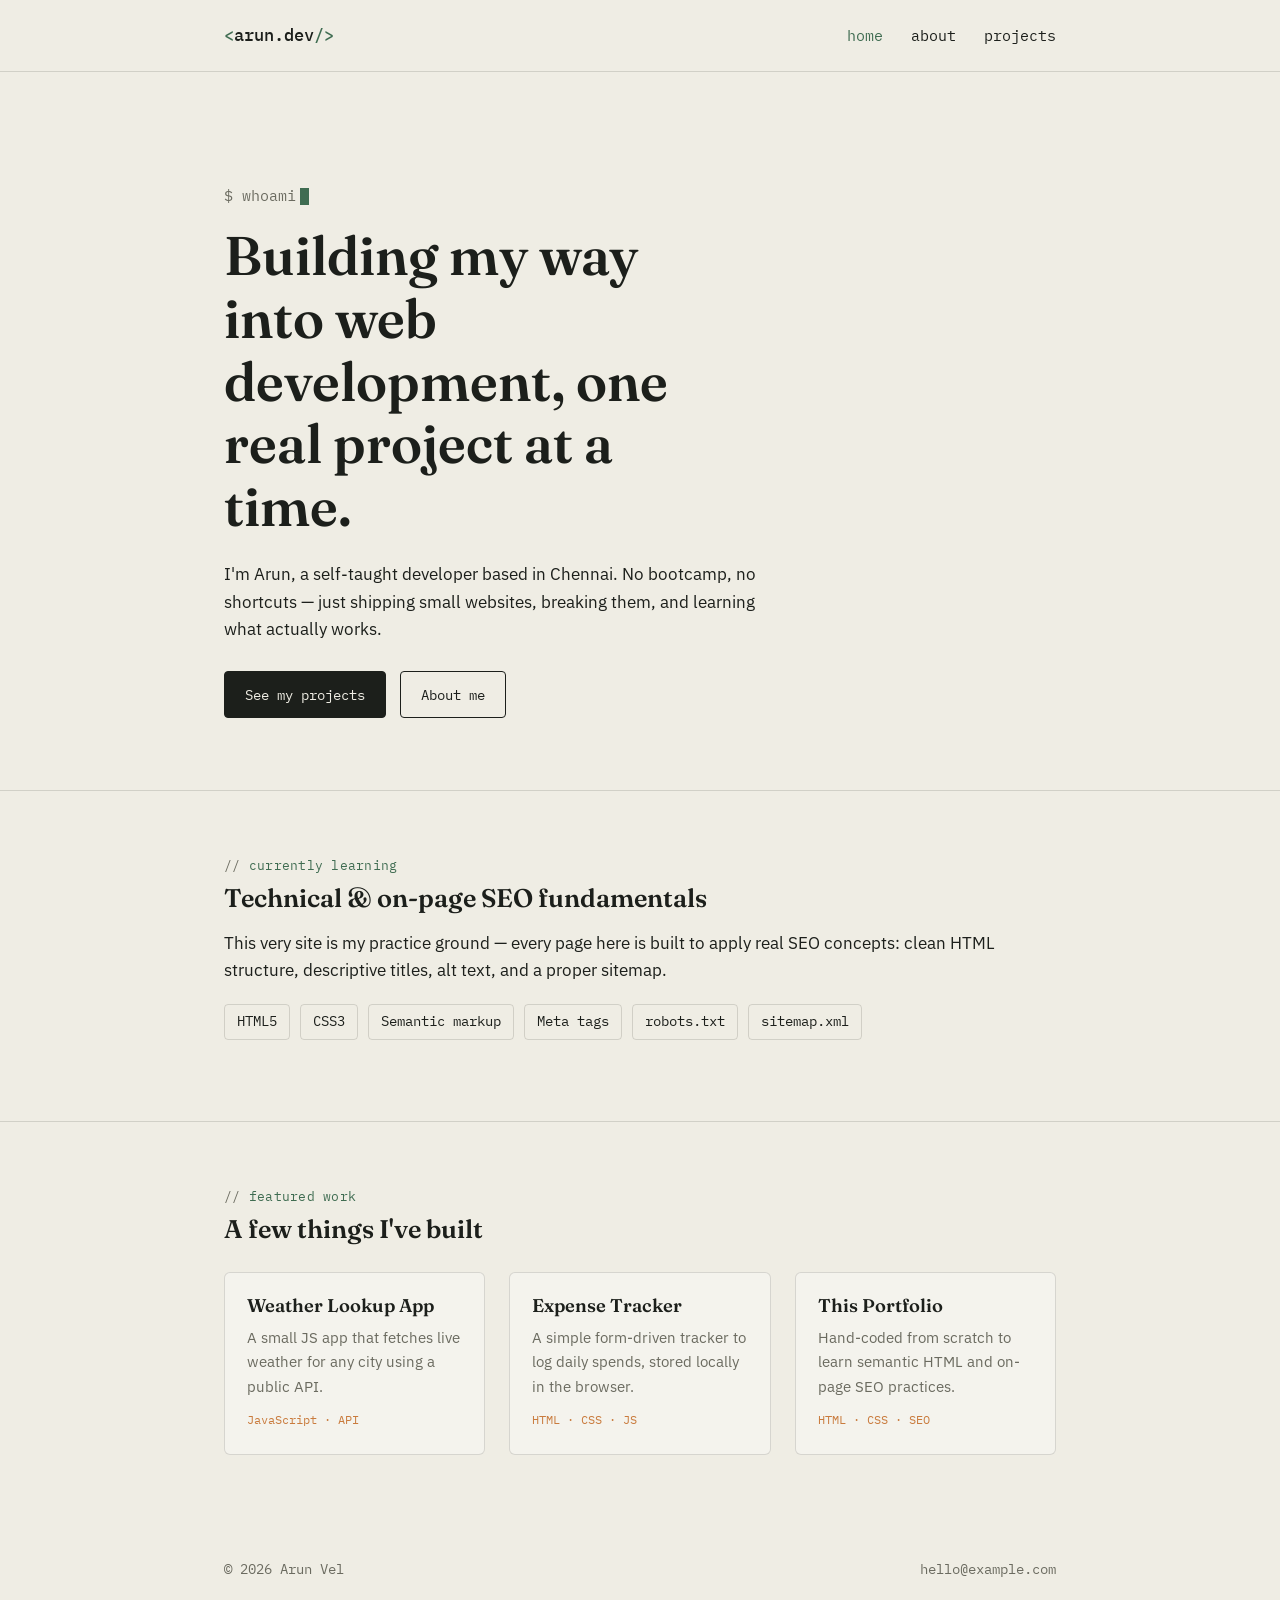
<file: index.html>
<!DOCTYPE html>
<html lang="en">
<head>
  <meta name="google-site-verification" content="dbrkAxfoSomaWxae0lDWwELmO2bRvMU8aQ8EUmf6EKM" />
  <meta charset="UTF-8">
  <meta name="viewport" content="width=device-width, initial-scale=1.0">

  <!-- ===== On-Page SEO: Title & Meta Description ===== -->
  <title>Arun Vel — Self-Taught Web Developer Portfolio</title>
  <meta name="description" content="Arun Vel is a self-taught web developer learning by building real projects. Explore his work, skills, and journey from scratch to shipped websites.">
  <link rel="canonical" href="https://kavya2399bu-star.github.io/kavya/index.html">

  <!-- ===== Social sharing (Open Graph) ===== -->
  <meta property="og:title" content="Arun Vel — Web Developer Portfolio">
  <meta property="og:description" content="Learning web development from scratch, one real project at a time.">
  <meta property="og:type" content="website">
  <meta property="og:url" content="https://kavya2399bu-star.github.io/kavya/index.html">

  <link rel="stylesheet" href="style.css">

</head>
<body>

  <header>
    <div class="wrap">
      <div class="logo"><span class="bracket">&lt;</span>arun.dev<span class="bracket">/&gt;</span></div>
      <nav>
        <ul>
          <li><a href="index.html" class="active">home</a></li>
          <li><a href="about.html">about</a></li>
          <li><a href="projects.html">projects</a></li>
        </ul>
      </nav>
    </div>
  </header>

  <main>
    <section class="hero">
      <div class="wrap">
        <p class="prompt-line">$ whoami<span class="caret"></span></p>
        <!-- H1: one per page, describes the page's main subject -->
        <h1>Building my way into web development, one real project at a time.</h1>
        <p class="lede">I'm Arun, a self-taught developer based in Chennai. No bootcamp, no shortcuts — just shipping small websites, breaking them, and learning what actually works.</p>
        <div class="btn-row">
          <a href="projects.html" class="btn primary">See my projects</a>
          <a href="about.html" class="btn ghost">About me</a>
        </div>
      </div>
    </section>

    <section class="block">
      <div class="wrap">
        <span class="eyebrow">currently learning</span>
        <h2>Technical &amp; on-page SEO fundamentals</h2>
        <p>This very site is my practice ground — every page here is built to apply real SEO concepts: clean HTML structure, descriptive titles, alt text, and a proper sitemap.</p>
        <ul class="stack-list">
          <li>HTML5</li>
          <li>CSS3</li>
          <li>Semantic markup</li>
          <li>Meta tags</li>
          <li>robots.txt</li>
          <li>sitemap.xml</li>
        </ul>
      </div>
    </section>

    <section class="block">
      <div class="wrap">
        <span class="eyebrow">featured work</span>
        <h2>A few things I've built</h2>
        <div class="card-grid">
          <div class="card">
            <h3>Weather Lookup App</h3>
            <p>A small JS app that fetches live weather for any city using a public API.</p>
            <span class="tag">JavaScript · API</span>
          </div>
          <div class="card">
            <h3>Expense Tracker</h3>
            <p>A simple form-driven tracker to log daily spends, stored locally in the browser.</p>
            <span class="tag">HTML · CSS · JS</span>
          </div>
          <div class="card">
            <h3>This Portfolio</h3>
            <p>Hand-coded from scratch to learn semantic HTML and on-page SEO practices.</p>
            <span class="tag">HTML · CSS · SEO</span>
          </div>
        </div>
      </div>
    </section>
  </main>

  <footer>
    <div class="wrap">
      <span>&copy; 2026 Arun Vel</span>
      <span><a href="mailto:hello@example.com">hello@example.com</a></span>
    </div>
  </footer>

</body>
</html>
</file>
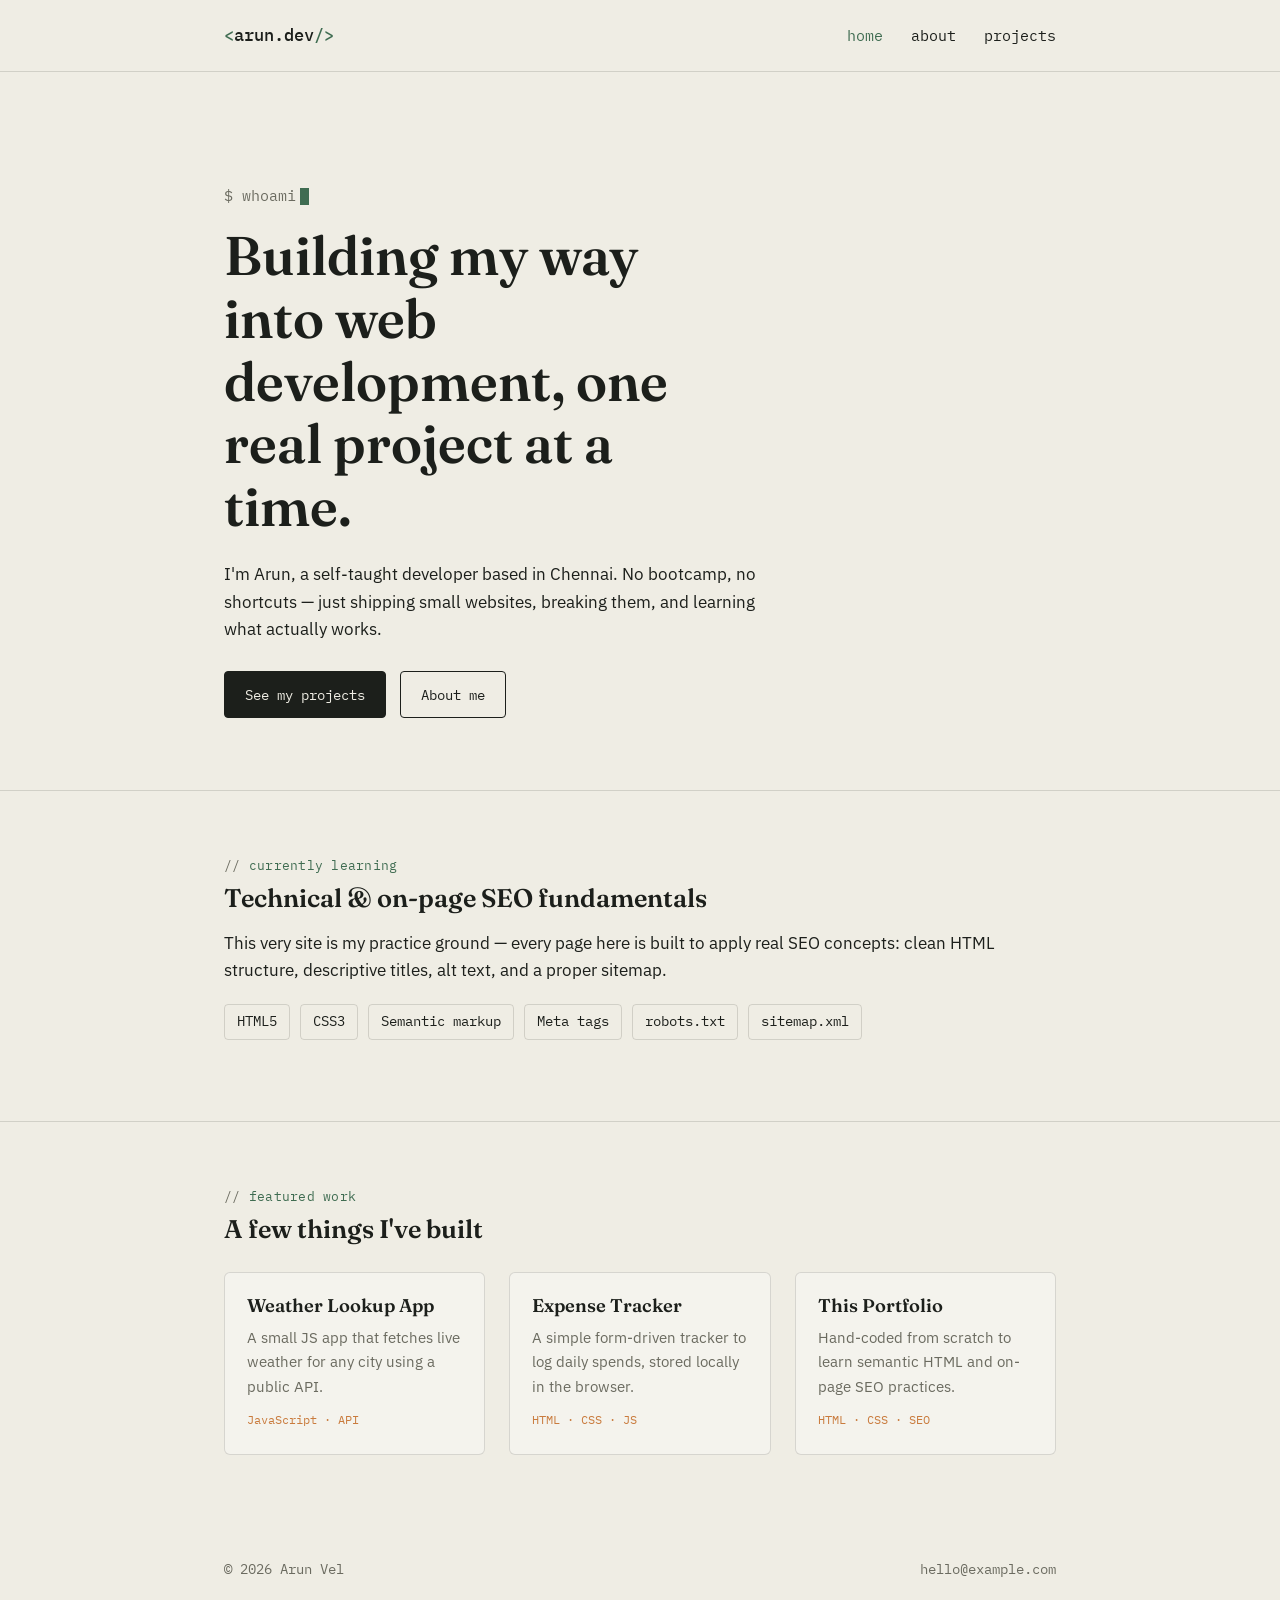
<file: index (1).html>
<!DOCTYPE html>
<html lang="en">
<head>
  <meta charset="UTF-8">
  <meta name="viewport" content="width=device-width, initial-scale=1.0">

  <!-- ===== On-Page SEO: Title & Meta Description ===== -->
  <title>Arun Vel — Self-Taught Web Developer Portfolio</title>
  <meta name="description" content="Arun Vel is a self-taught web developer learning by building real projects. Explore his work, skills, and journey from scratch to shipped websites.">
  <link rel="canonical" href="https://example.com/index.html">

  <!-- ===== Social sharing (Open Graph) ===== -->
  <meta property="og:title" content="Arun Vel — Web Developer Portfolio">
  <meta property="og:description" content="Learning web development from scratch, one real project at a time.">
  <meta property="og:type" content="website">
  <meta property="og:url" content="https://example.com/index.html">

  <link rel="stylesheet" href="style.css">
</head>
<body>

  <header>
    <div class="wrap">
      <div class="logo"><span class="bracket">&lt;</span>arun.dev<span class="bracket">/&gt;</span></div>
      <nav>
        <ul>
          <li><a href="index.html" class="active">home</a></li>
          <li><a href="about.html">about</a></li>
          <li><a href="projects.html">projects</a></li>
        </ul>
      </nav>
    </div>
  </header>

  <main>
    <section class="hero">
      <div class="wrap">
        <p class="prompt-line">$ whoami<span class="caret"></span></p>
        <!-- H1: one per page, describes the page's main subject -->
        <h1>Building my way into web development, one real project at a time.</h1>
        <p class="lede">I'm Arun, a self-taught developer based in Chennai. No bootcamp, no shortcuts — just shipping small websites, breaking them, and learning what actually works.</p>
        <div class="btn-row">
          <a href="projects.html" class="btn primary">See my projects</a>
          <a href="about.html" class="btn ghost">About me</a>
        </div>
      </div>
    </section>

    <section class="block">
      <div class="wrap">
        <span class="eyebrow">currently learning</span>
        <h2>Technical &amp; on-page SEO fundamentals</h2>
        <p>This very site is my practice ground — every page here is built to apply real SEO concepts: clean HTML structure, descriptive titles, alt text, and a proper sitemap.</p>
        <ul class="stack-list">
          <li>HTML5</li>
          <li>CSS3</li>
          <li>Semantic markup</li>
          <li>Meta tags</li>
          <li>robots.txt</li>
          <li>sitemap.xml</li>
        </ul>
      </div>
    </section>

    <section class="block">
      <div class="wrap">
        <span class="eyebrow">featured work</span>
        <h2>A few things I've built</h2>
        <div class="card-grid">
          <div class="card">
            <h3>Weather Lookup App</h3>
            <p>A small JS app that fetches live weather for any city using a public API.</p>
            <span class="tag">JavaScript · API</span>
          </div>
          <div class="card">
            <h3>Expense Tracker</h3>
            <p>A simple form-driven tracker to log daily spends, stored locally in the browser.</p>
            <span class="tag">HTML · CSS · JS</span>
          </div>
          <div class="card">
            <h3>This Portfolio</h3>
            <p>Hand-coded from scratch to learn semantic HTML and on-page SEO practices.</p>
            <span class="tag">HTML · CSS · SEO</span>
          </div>
        </div>
      </div>
    </section>
  </main>

  <footer>
    <div class="wrap">
      <span>&copy; 2026 Arun Vel</span>
      <span><a href="mailto:hello@example.com">hello@example.com</a></span>
    </div>
  </footer>

</body>
</html>
</file>
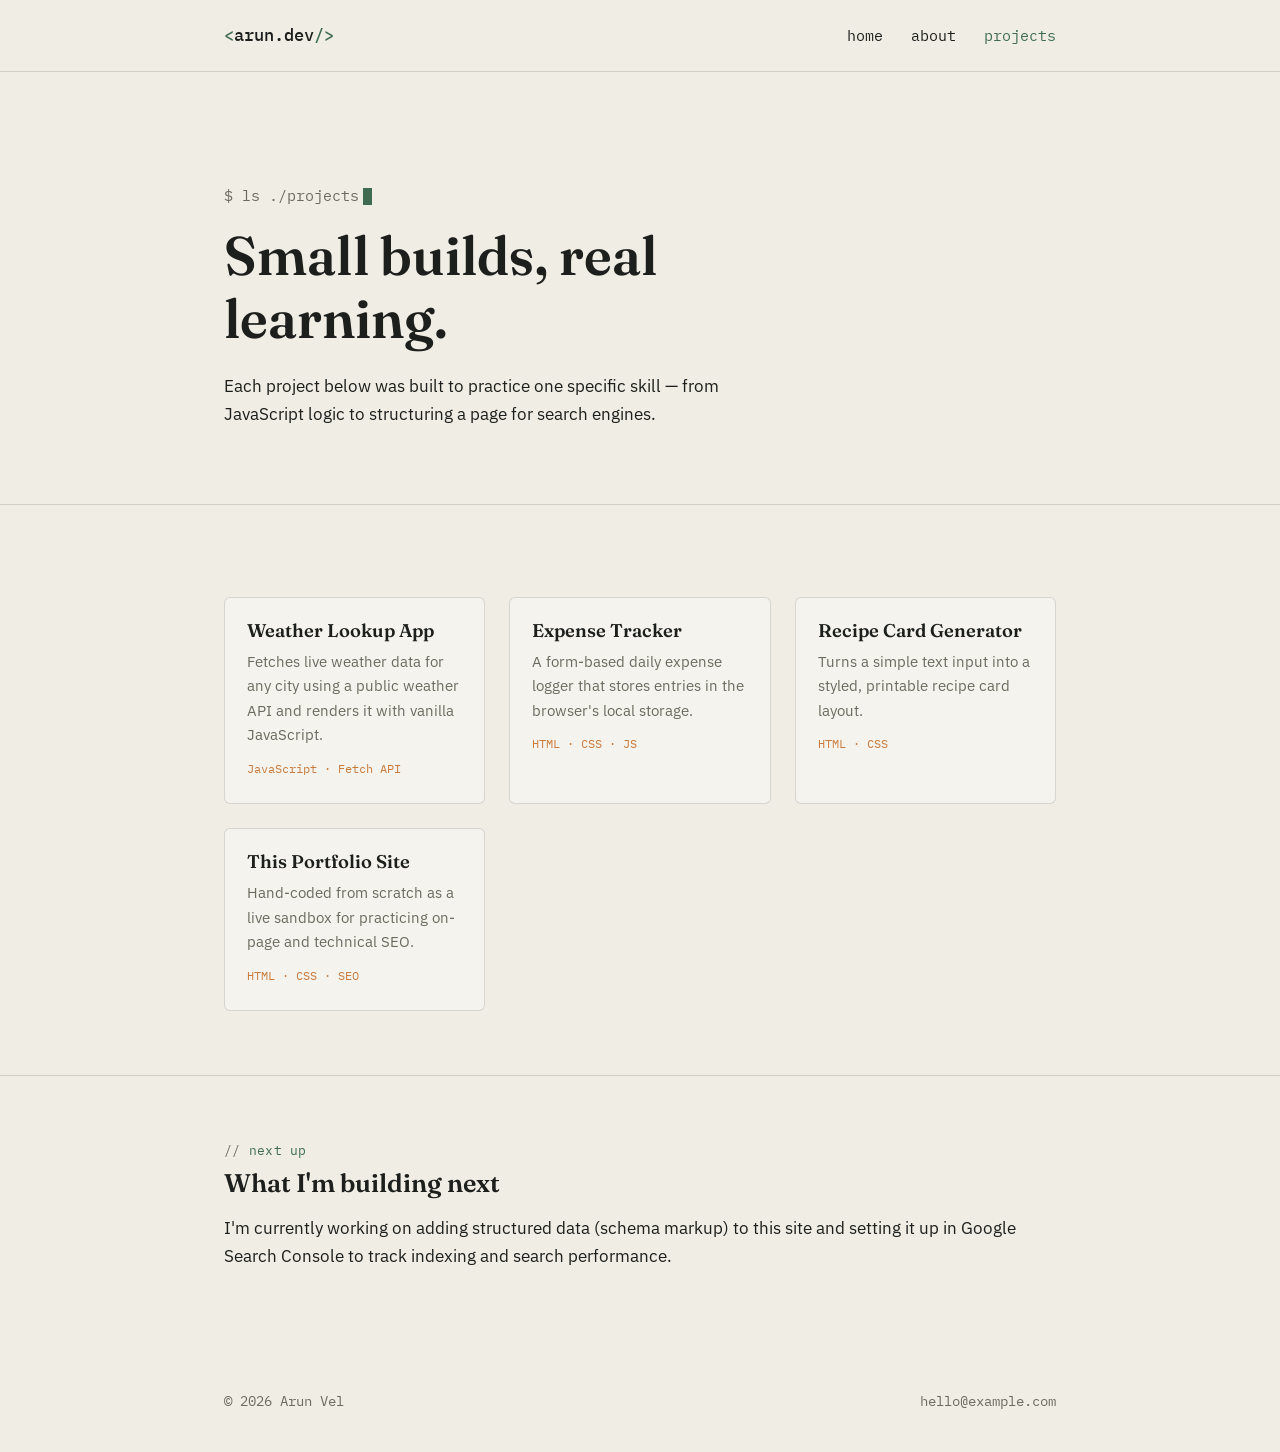
<file: projects (1).html>
<!DOCTYPE html>
<html lang="en">
<head>
  <meta charset="UTF-8">
  <meta name="viewport" content="width=device-width, initial-scale=1.0">

  <title>Projects — Arun Vel's Web Development Practice Builds</title>
  <meta name="description" content="A collection of small, real projects built by Arun Vel while learning web development from scratch — from JavaScript apps to this portfolio itself.">
  <link rel="canonical" href="https://example.com/projects.html">

  <link rel="stylesheet" href="style.css">
</head>
<body>

  <header>
    <div class="wrap">
      <div class="logo"><span class="bracket">&lt;</span>arun.dev<span class="bracket">/&gt;</span></div>
      <nav>
        <ul>
          <li><a href="index.html">home</a></li>
          <li><a href="about.html">about</a></li>
          <li><a href="projects.html" class="active">projects</a></li>
        </ul>
      </nav>
    </div>
  </header>

  <main>
    <section class="hero" style="padding-bottom: 48px;">
      <div class="wrap">
        <p class="prompt-line">$ ls ./projects<span class="caret"></span></p>
        <h1>Small builds, real learning.</h1>
        <p class="lede">Each project below was built to practice one specific skill — from JavaScript logic to structuring a page for search engines.</p>
      </div>
    </section>

    <section class="block">
      <div class="wrap">
        <div class="card-grid">
          <div class="card">
            <h3>Weather Lookup App</h3>
            <p>Fetches live weather data for any city using a public weather API and renders it with vanilla JavaScript.</p>
            <span class="tag">JavaScript · Fetch API</span>
          </div>
          <div class="card">
            <h3>Expense Tracker</h3>
            <p>A form-based daily expense logger that stores entries in the browser's local storage.</p>
            <span class="tag">HTML · CSS · JS</span>
          </div>
          <div class="card">
            <h3>Recipe Card Generator</h3>
            <p>Turns a simple text input into a styled, printable recipe card layout.</p>
            <span class="tag">HTML · CSS</span>
          </div>
          <div class="card">
            <h3>This Portfolio Site</h3>
            <p>Hand-coded from scratch as a live sandbox for practicing on-page and technical SEO.</p>
            <span class="tag">HTML · CSS · SEO</span>
          </div>
        </div>
      </div>
    </section>

    <section class="block">
      <div class="wrap">
        <span class="eyebrow">next up</span>
        <h2>What I'm building next</h2>
        <p>I'm currently working on adding structured data (schema markup) to this site and setting it up in Google Search Console to track indexing and search performance.</p>
      </div>
    </section>
  </main>

  <footer>
    <div class="wrap">
      <span>&copy; 2026 Arun Vel</span>
      <span><a href="mailto:hello@example.com">hello@example.com</a></span>
    </div>
  </footer>

</body>
</html>
</file>
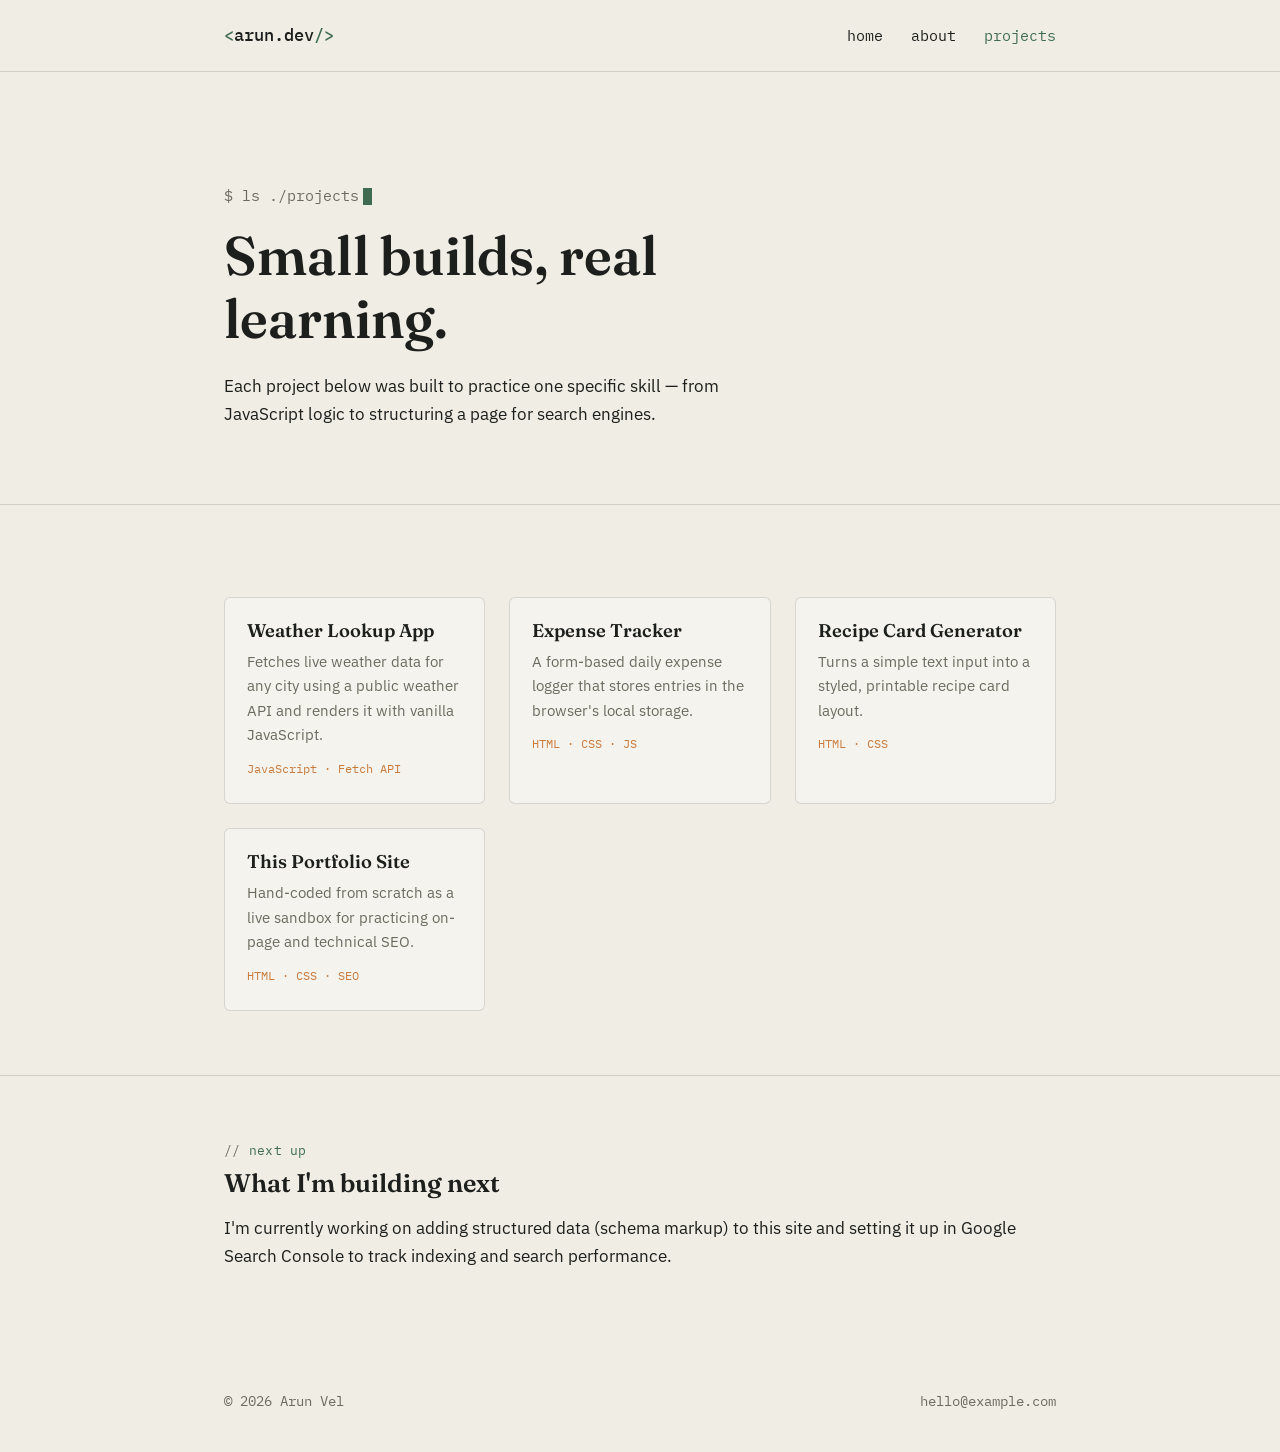
<file: projects.html>
<!DOCTYPE html>
<html lang="en">
<head>
  <meta charset="UTF-8">
  <meta name="viewport" content="width=device-width, initial-scale=1.0">

  <title>Projects — Arun Vel's Web Development Practice Builds</title>
  <meta name="description" content="A collection of small, real projects built by Arun Vel while learning web  development from scratch — from JavaScript apps to this portfolio itself.">
  <link rel="canonical" href="https://kavya2399bu-star.github.io/kavya/projects.html">

  <link rel="stylesheet" href="style.css">
</head>
<body>

  <header>
    <div class="wrap">
      <div class="logo"><span class="bracket">&lt;</span>arun.dev<span class="bracket">/&gt;</span></div>
      <nav>
        <ul>
          <li><a href="index.html">home</a></li>
          <li><a href="about.html">about</a></li>
          <li><a href="projects.html" class="active">projects</a></li>
        </ul>
      </nav>
    </div>
  </header>

  <main>
    <section class="hero" style="padding-bottom: 48px;">
      <div class="wrap">
        <p class="prompt-line">$ ls ./projects<span class="caret"></span></p>
        <h1>Small builds, real learning.</h1>
        <p class="lede">Each project below was built to practice one specific skill — from JavaScript logic to structuring a page for search engines.</p>
      </div>
    </section>

    <section class="block">
      <div class="wrap">
        <div class="card-grid">
          <div class="card">
            <h3>Weather Lookup App</h3>
            <p>Fetches live weather data for any city using a public weather API and renders it with vanilla JavaScript.</p>
            <span class="tag">JavaScript · Fetch API</span>
          </div>
          <div class="card">
            <h3>Expense Tracker</h3>
            <p>A form-based daily expense logger that stores entries in the browser's local storage.</p>
            <span class="tag">HTML · CSS · JS</span>
          </div>
          <div class="card">
            <h3>Recipe Card Generator</h3>
            <p>Turns a simple text input into a styled, printable recipe card layout.</p>
            <span class="tag">HTML · CSS</span>
          </div>
          <div class="card">
            <h3>This Portfolio Site</h3>
            <p>Hand-coded from scratch as a live sandbox for practicing on-page and technical SEO.</p>
            <span class="tag">HTML · CSS · SEO</span>
          </div>
        </div>
      </div>
    </section>

    <section class="block">
      <div class="wrap">
        <span class="eyebrow">next up</span>
        <h2>What I'm building next</h2>
        <p>I'm currently working on adding structured data (schema markup) to this site and setting it up in Google Search Console to track indexing and search performance.</p>
      </div>
    </section>
  </main>

  <footer>
    <div class="wrap">
      <span>&copy; 2026 Arun Vel</span>
      <span><a href="mailto:hello@example.com">hello@example.com</a></span>
    </div>
  </footer>

</body>
</html>
</file>
<file: style.css>
/* ===========================================================
   Arun Vel — Portfolio
   Design tokens
   Paper:      #EFEDE4
   Ink:        #1C1F1B
   Accent:     #3F6C51  (terminal green)
   Amber:      #C97B3D  (used sparingly)
   Muted:      #6B6B60
   Display:    'Fraunces', serif
   Body:       'IBM Plex Sans', sans-serif
   Mono:       'IBM Plex Mono', monospace
   =========================================================== */

@import url('https://fonts.googleapis.com/css2?family=Fraunces:opsz,wght@9..144,400;9..144,600;9..144,700&family=IBM+Plex+Sans:wght@400;500;600&family=IBM+Plex+Mono:wght@400;500&display=swap');

:root {
  --paper: #EFEDE4;
  --ink: #1C1F1B;
  --accent: #3F6C51;
  --amber: #C97B3D;
  --muted: #6B6B60;
  --line: rgba(28, 31, 27, 0.14);
}

* { box-sizing: border-box; }

html { scroll-behavior: smooth; }

body {
  margin: 0;
  background: var(--paper);
  color: var(--ink);
  font-family: 'IBM Plex Sans', sans-serif;
  font-size: 17px;
  line-height: 1.6;
}

a { color: var(--accent); text-decoration: none; }
a:hover { text-decoration: underline; }
a:focus-visible, button:focus-visible { outline: 2px solid var(--accent); outline-offset: 3px; }

img { max-width: 100%; display: block; border-radius: 4px; }

h1, h2, h3 {
  font-family: 'Fraunces', serif;
  font-weight: 600;
  line-height: 1.15;
  margin: 0 0 0.4em;
}

.mono {
  font-family: 'IBM Plex Mono', monospace;
}

.eyebrow {
  font-family: 'IBM Plex Mono', monospace;
  font-size: 0.82rem;
  color: var(--accent);
  letter-spacing: 0.02em;
  display: block;
  margin-bottom: 0.6em;
}

.eyebrow::before { content: "// "; color: var(--muted); }

.wrap {
  max-width: 880px;
  margin: 0 auto;
  padding: 0 24px;
}

/* ---------- Header / nav ---------- */
header {
  border-bottom: 1px solid var(--line);
  padding: 22px 0;
}

header .wrap {
  display: flex;
  justify-content: space-between;
  align-items: center;
}

.logo {
  font-family: 'IBM Plex Mono', monospace;
  font-weight: 500;
  font-size: 1.05rem;
}

.logo .bracket { color: var(--accent); }

nav ul {
  list-style: none;
  display: flex;
  gap: 28px;
  margin: 0;
  padding: 0;
  font-family: 'IBM Plex Mono', monospace;
  font-size: 0.92rem;
}

nav a { color: var(--ink); }
nav a.active { color: var(--accent); }

/* ---------- Hero ---------- */
.hero {
  padding: 96px 0 72px;
  border-bottom: 1px solid var(--line);
}

.prompt-line {
  font-family: 'IBM Plex Mono', monospace;
  color: var(--muted);
  font-size: 0.95rem;
  margin-bottom: 18px;
}

.prompt-line .caret {
  display: inline-block;
  width: 9px;
  height: 1.1em;
  background: var(--accent);
  margin-left: 4px;
  vertical-align: text-bottom;
  animation: blink 1.1s steps(1) infinite;
}

@keyframes blink { 50% { opacity: 0; } }

.hero h1 {
  font-size: clamp(2.2rem, 5vw, 3.4rem);
  max-width: 14ch;
}

.hero p.lede {
  max-width: 56ch;
  color: var(--ink);
  font-size: 1.08rem;
  margin: 18px 0 28px;
}

.btn-row { display: flex; gap: 14px; flex-wrap: wrap; }

.btn {
  font-family: 'IBM Plex Mono', monospace;
  font-size: 0.9rem;
  padding: 11px 20px;
  border-radius: 4px;
  border: 1px solid var(--ink);
  display: inline-block;
}

.btn.primary { background: var(--ink); color: var(--paper); }
.btn.primary:hover { background: var(--accent); border-color: var(--accent); text-decoration: none; }
.btn.ghost { color: var(--ink); }
.btn.ghost:hover { border-color: var(--accent); color: var(--accent); text-decoration: none; }

/* ---------- Sections ---------- */
section.block { padding: 64px 0; border-bottom: 1px solid var(--line); }
section.block:last-of-type { border-bottom: none; }

.card-grid {
  display: grid;
  grid-template-columns: repeat(auto-fit, minmax(240px, 1fr));
  gap: 24px;
  margin-top: 28px;
}

.card {
  border: 1px solid var(--line);
  border-radius: 6px;
  padding: 22px;
  background: rgba(255,255,255,0.35);
}

.card h3 { font-size: 1.15rem; margin-bottom: 8px; }
.card p { color: var(--muted); margin: 0; font-size: 0.96rem; }
.card .tag {
  display: inline-block;
  font-family: 'IBM Plex Mono', monospace;
  font-size: 0.76rem;
  color: var(--amber);
  margin-top: 12px;
}

.stack-list {
  display: flex;
  flex-wrap: wrap;
  gap: 10px;
  margin-top: 20px;
  padding: 0;
  list-style: none;
}

.stack-list li {
  font-family: 'IBM Plex Mono', monospace;
  font-size: 0.85rem;
  border: 1px solid var(--line);
  border-radius: 4px;
  padding: 6px 12px;
  color: var(--ink);
}

/* ---------- Footer ---------- */
footer {
  padding: 40px 0;
  font-family: 'IBM Plex Mono', monospace;
  font-size: 0.85rem;
  color: var(--muted);
}

footer .wrap {
  display: flex;
  justify-content: space-between;
  flex-wrap: wrap;
  gap: 12px;
}

footer a { color: var(--muted); }

@media (max-width: 560px) {
  nav ul { gap: 16px; font-size: 0.82rem; }
  .hero { padding: 64px 0 48px; }
}
</file>
